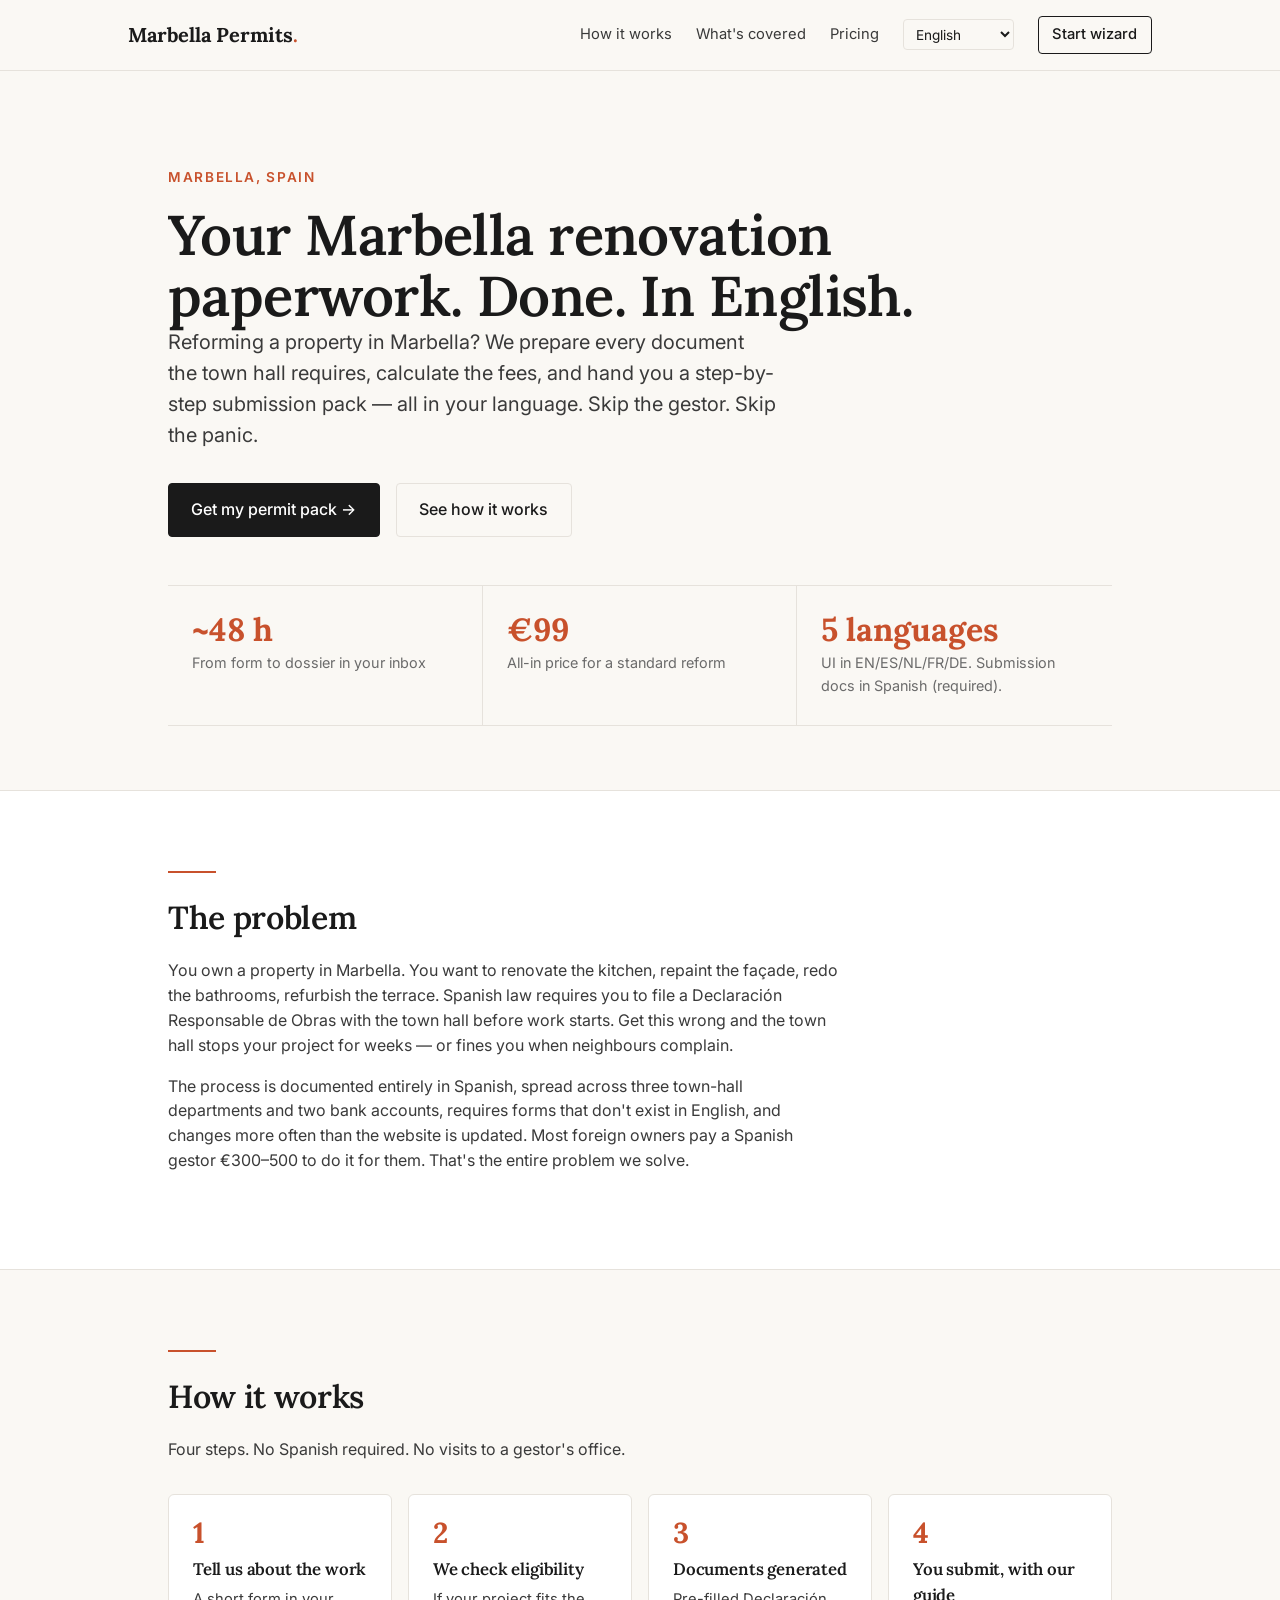
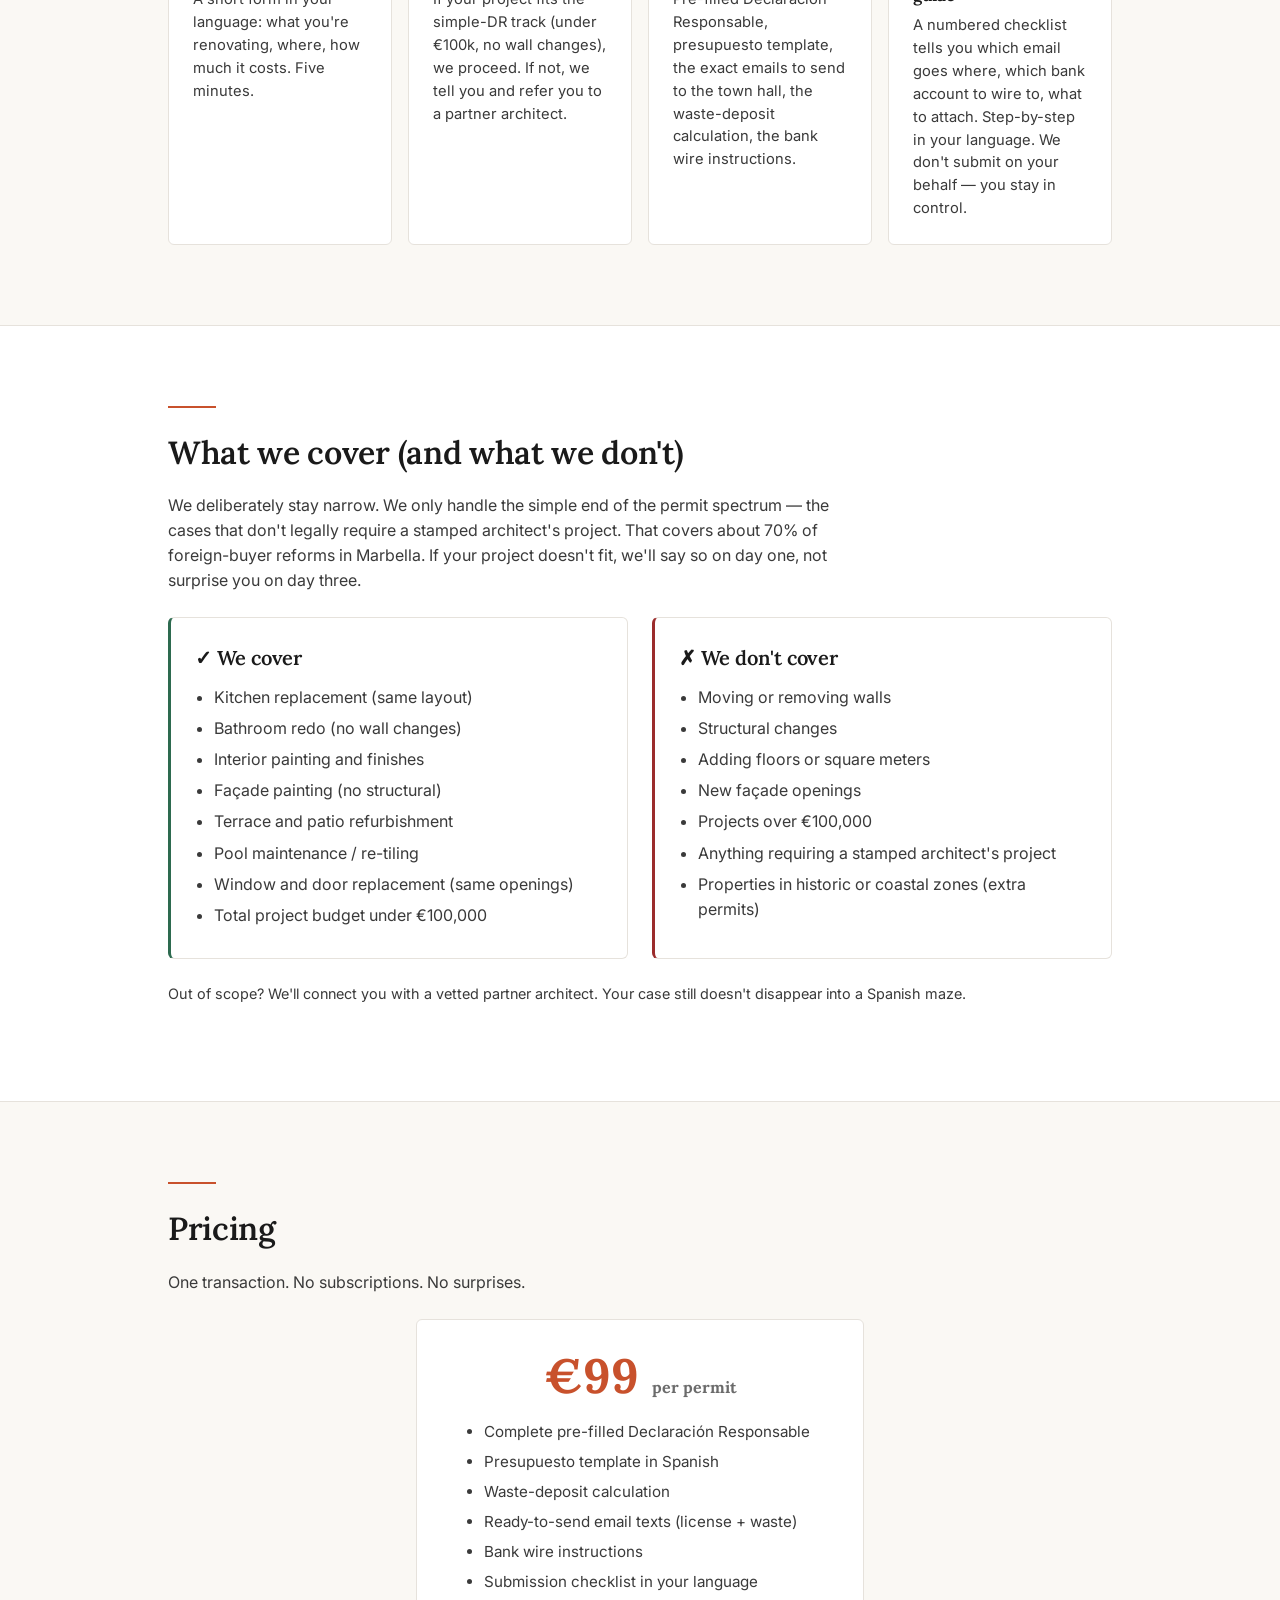
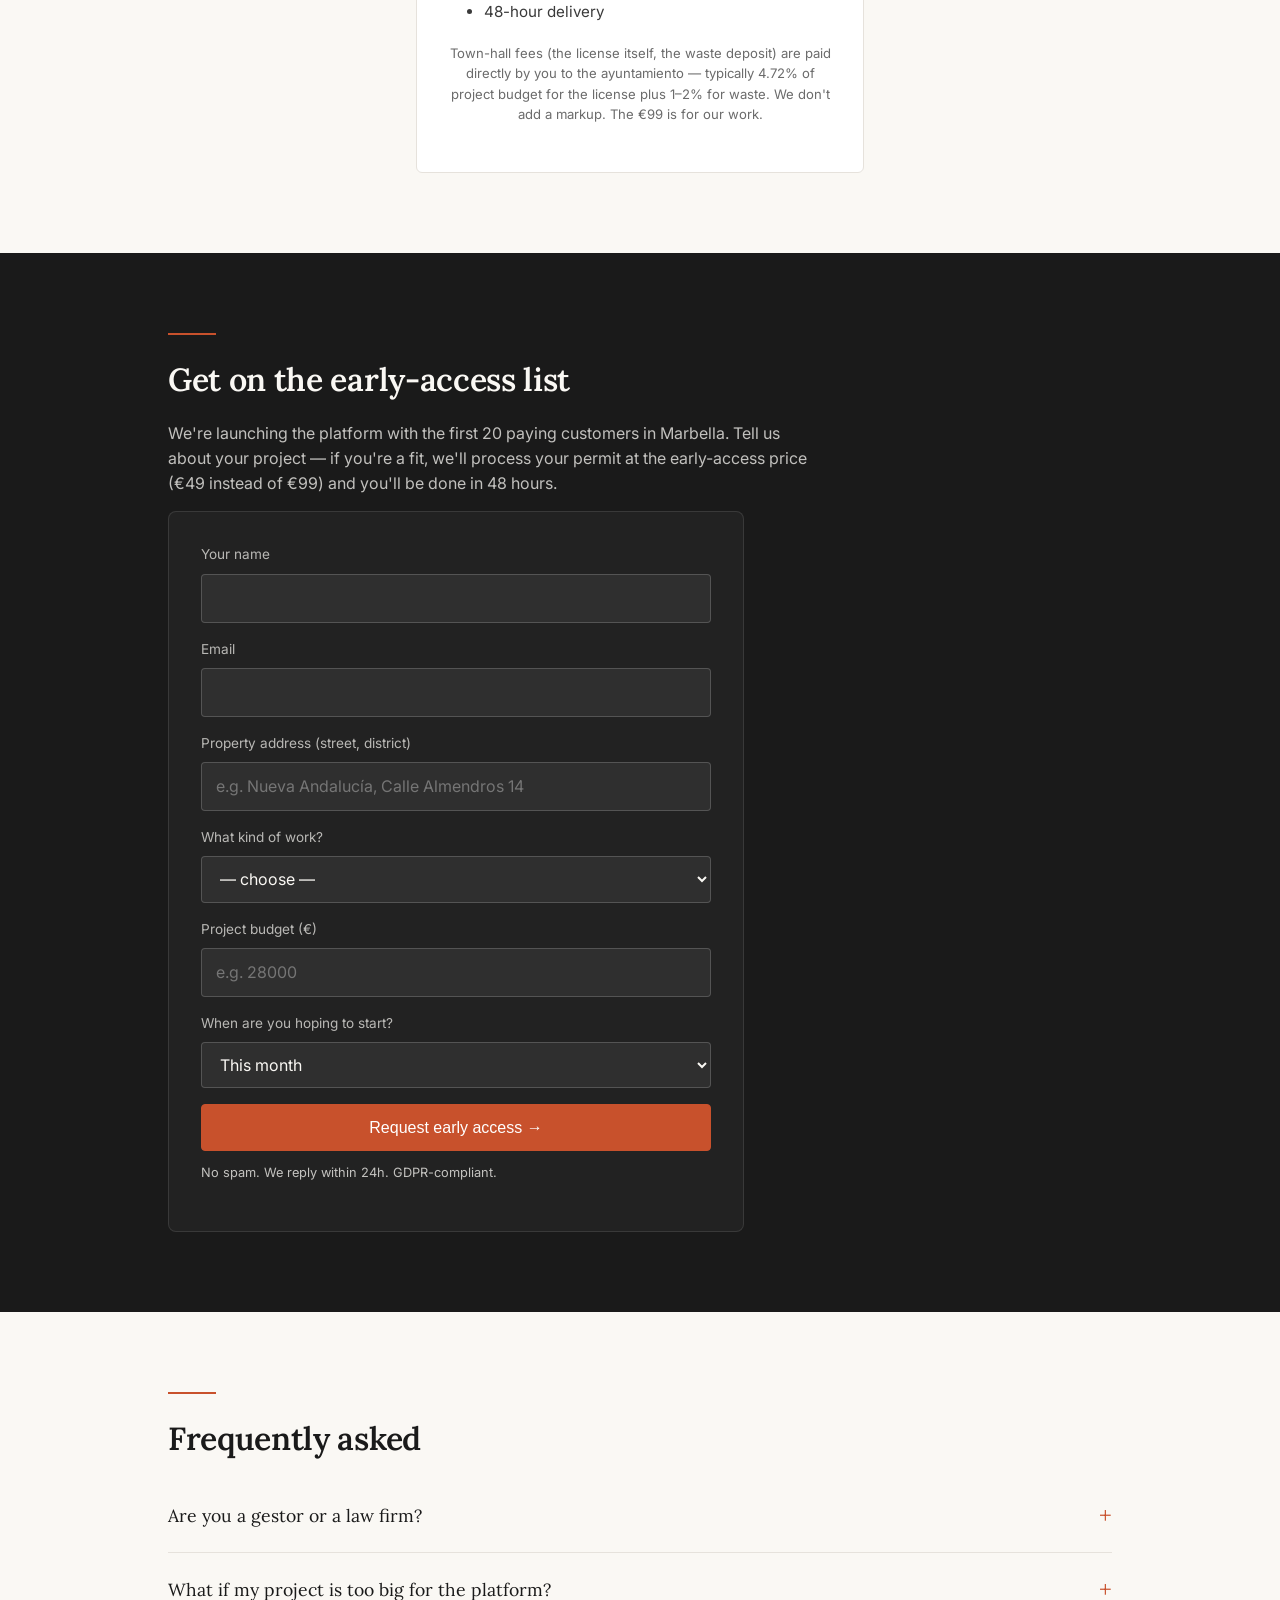
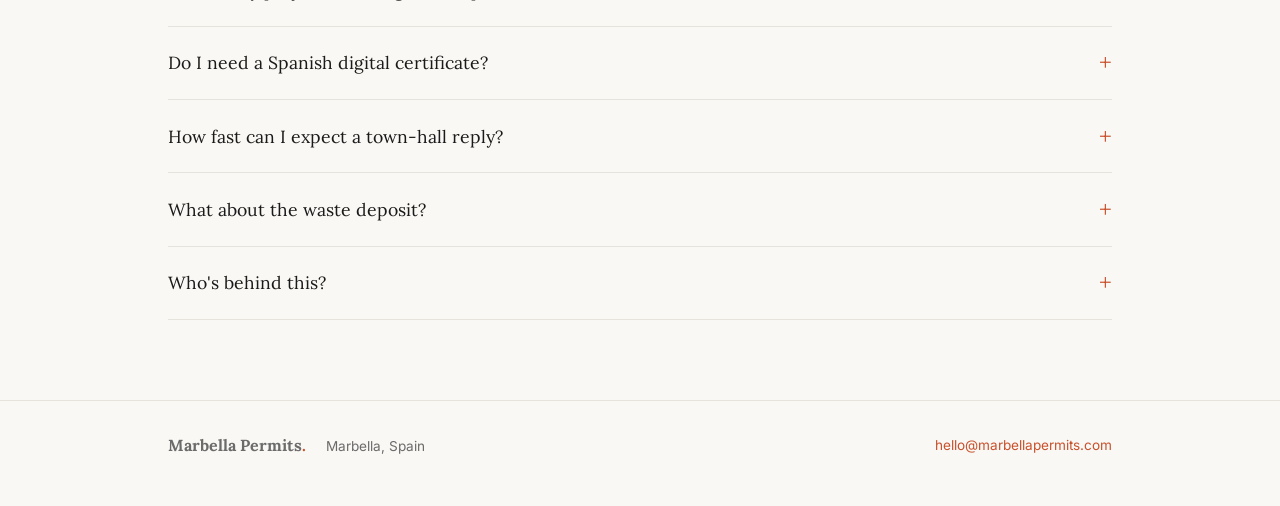
<file: index.html>
<!doctype html>
<html lang="en">
<head>
<meta charset="utf-8" />
<meta name="viewport" content="width=device-width, initial-scale=1" />
<title>Marbella Permits — Renovation paperwork, done. In English.</title>
<meta name="description" content="Renovating a property in Marbella? We prepare your Spanish permit paperwork end-to-end, in English, in 48 hours. From €99." />
<link rel="icon" type="image/svg+xml" href="brand/favicon.svg" />
<link href="https://fonts.googleapis.com/css2?family=Inter:wght@400;500;600&family=Lora:wght@500;600;700&display=swap" rel="stylesheet" />
<script src="app/i18n.js"></script>
<style>
  :root {
    --mp-terracotta: #C8512C;
    --mp-terracotta-2: #A23F1F;
    --mp-terracotta-3: #F3DCD0;
    --mp-ink: #1A1A1A;
    --mp-ink-2: #3A3A3A;
    --mp-mute: #6B6B6B;
    --mp-rule: #E6E2DC;
    --mp-paper: #FAF8F4;
    --mp-paper-2: #FFFFFF;
    --mp-green: #2D6A4F;
    --mp-serif: "Lora", Georgia, serif;
    --mp-sans: "Inter", -apple-system, BlinkMacSystemFont, "Segoe UI", Roboto, sans-serif;
    --mp-max: 64rem;
    --mp-pad: clamp(1rem, 4vw, 2.5rem);
    --mp-ease: cubic-bezier(.2,.7,.2,1);
  }
  * { box-sizing: border-box; }
  html, body { margin: 0; padding: 0; }
  body { font-family: var(--mp-sans); color: var(--mp-ink); background: var(--mp-paper); font-size: 16px; line-height: 1.55; -webkit-font-smoothing: antialiased; }
  a { color: var(--mp-terracotta); text-decoration: none; border-bottom: 1px solid transparent; transition: border-color .15s var(--mp-ease); }
  a:hover { border-color: var(--mp-terracotta); }
  h1, h2, h3, h4 { font-family: var(--mp-serif); font-weight: 600; letter-spacing: -0.01em; color: var(--mp-ink); margin: 0; }
  h1 { font-size: clamp(2.25rem, 5vw, 3.5rem); line-height: 1.1; }
  h2 { font-size: 2rem; margin-bottom: 1rem; }
  h3 { font-size: 1.25rem; margin-bottom: 0.5rem; }
  p { margin: 0 0 1rem; color: var(--mp-ink-2); }
  .container { max-width: var(--mp-max); margin: 0 auto; padding: 0 var(--mp-pad); }
  hr.rule { border: 0; border-top: 2px solid var(--mp-terracotta); width: 48px; margin: 0 0 1.25rem; }

  /* Header */
  header.site { position: sticky; top: 0; z-index: 10; background: rgba(250,248,244,0.95); backdrop-filter: blur(10px); border-bottom: 1px solid var(--mp-rule); }
  header.site .bar { display: flex; align-items: center; justify-content: space-between; padding: 1rem 0; }
  .wordmark { font-family: var(--mp-serif); font-weight: 700; font-size: 1.25rem; }
  .wordmark .dot { color: var(--mp-terracotta); }
  .nav { display: flex; gap: 1.5rem; align-items: center; }
  .nav a { color: var(--mp-ink-2); font-size: 0.92rem; border: 0; }
  .nav a:hover { color: var(--mp-terracotta); }
  @media (max-width: 700px) { .nav a:not(.signin) { display: none; } }

  .btn { display: inline-flex; align-items: center; gap: 0.45rem; padding: 0.85rem 1.4rem; border-radius: 4px; font-weight: 500; font-size: 1rem; cursor: pointer; border: 1px solid transparent; transition: all .12s var(--mp-ease); text-decoration: none; }
  .btn-primary { background: var(--mp-ink); color: var(--mp-paper-2); border-color: var(--mp-ink); }
  .btn-primary:hover { background: var(--mp-terracotta); border-color: var(--mp-terracotta); border-bottom: 1px solid var(--mp-terracotta); }
  .btn-ghost { background: transparent; color: var(--mp-ink); border-color: var(--mp-rule); }
  .btn-ghost:hover { border-color: var(--mp-ink); }

  /* Hero */
  section.hero { padding: clamp(3rem, 8vw, 6rem) 0 clamp(2.5rem, 6vw, 4rem); }
  .eyebrow { font-size: 0.85rem; text-transform: uppercase; letter-spacing: 0.12em; color: var(--mp-terracotta); font-weight: 600; margin-bottom: 1rem; }
  .lede { font-size: 1.25rem; color: var(--mp-ink-2); max-width: 38rem; }
  .cta-row { margin-top: 2rem; display: flex; gap: 1rem; flex-wrap: wrap; }

  /* Stats */
  .stat-strip { display: grid; grid-template-columns: repeat(3, 1fr); gap: 0; border-top: 1px solid var(--mp-rule); border-bottom: 1px solid var(--mp-rule); margin: 3rem 0 0; }
  .stat-strip > div { padding: 1.75rem 1.5rem; border-right: 1px solid var(--mp-rule); }
  .stat-strip > div:last-child { border-right: 0; }
  .stat-num { font-family: var(--mp-serif); font-size: 2rem; color: var(--mp-terracotta); font-weight: 700; line-height: 1; }
  .stat-lbl { font-size: 0.9rem; color: var(--mp-mute); margin-top: 0.4rem; }
  @media (max-width: 700px) { .stat-strip { grid-template-columns: 1fr; } .stat-strip > div { border-right: 0; border-bottom: 1px solid var(--mp-rule); } .stat-strip > div:last-child { border-bottom: 0; } }

  /* Generic section */
  section.block { padding: clamp(3rem, 7vw, 5rem) 0; }
  section.alt { background: var(--mp-paper-2); border-top: 1px solid var(--mp-rule); border-bottom: 1px solid var(--mp-rule); }

  /* How it works */
  .steps { display: grid; grid-template-columns: repeat(4, 1fr); gap: 1rem; margin-top: 2rem; }
  @media (max-width: 800px) { .steps { grid-template-columns: 1fr 1fr; } }
  @media (max-width: 500px) { .steps { grid-template-columns: 1fr; } }
  .step { background: var(--mp-paper-2); border: 1px solid var(--mp-rule); border-radius: 6px; padding: 1.5rem; }
  .step .num { font-family: var(--mp-serif); font-size: 1.8rem; color: var(--mp-terracotta); font-weight: 700; line-height: 1; margin-bottom: 0.5rem; }
  .step h3 { font-size: 1.05rem; margin-bottom: 0.4rem; }
  .step p { font-size: 0.92rem; margin: 0; }

  /* What we cover / don't cover */
  .compare { display: grid; grid-template-columns: 1fr 1fr; gap: 1.5rem; margin-top: 1.5rem; }
  @media (max-width: 700px) { .compare { grid-template-columns: 1fr; } }
  .compare > div { background: var(--mp-paper-2); border: 1px solid var(--mp-rule); border-radius: 6px; padding: 1.5rem; }
  .compare h3 { margin-bottom: 0.75rem; }
  .compare ul { padding-left: 1.2rem; margin: 0; }
  .compare li { margin-bottom: 0.4rem; color: var(--mp-ink-2); }
  .compare .yes { border-left: 3px solid var(--mp-green); }
  .compare .no  { border-left: 3px solid #9B2C2C; }

  /* Pricing */
  .price-card { max-width: 28rem; margin: 1.5rem auto 0; background: var(--mp-paper-2); border: 1px solid var(--mp-rule); border-radius: 6px; padding: 2rem; text-align: center; }
  .price-card .amount { font-family: var(--mp-serif); font-size: 3rem; color: var(--mp-terracotta); font-weight: 700; line-height: 1; }
  .price-card .amount small { font-size: 1rem; color: var(--mp-mute); }
  .price-card .note { font-size: 0.82rem; color: var(--mp-mute); margin-top: 1rem; }
  .price-card ul { text-align: left; max-width: 22rem; margin: 1.25rem auto; padding-left: 1.25rem; }
  .price-card li { margin-bottom: 0.4rem; color: var(--mp-ink-2); font-size: 0.95rem; }

  /* Waitlist form */
  section.waitlist { background: var(--mp-ink); color: var(--mp-paper); padding: clamp(3rem, 7vw, 5rem) 0; }
  section.waitlist h2 { color: var(--mp-paper); }
  section.waitlist p { color: rgba(250,248,244,0.75); }
  .form-card { background: rgba(255,255,255,.04); border: 1px solid rgba(255,255,255,.10); border-radius: 8px; padding: 2rem; max-width: 36rem; }
  .form-row { display: grid; gap: 0.5rem; margin-bottom: 1rem; }
  .form-row label { font-size: 0.85rem; color: rgba(250,248,244,0.7); }
  .form-row input, .form-row select, .form-row textarea {
    background: rgba(255,255,255,0.06); color: var(--mp-paper);
    border: 1px solid rgba(255,255,255,0.18); border-radius: 4px;
    padding: 0.7rem 0.85rem; font: inherit; font-size: 1rem;
  }
  .form-row input:focus, .form-row select:focus, .form-row textarea:focus { outline: 2px solid var(--mp-terracotta); outline-offset: 1px; }
  .form-card .btn-primary { background: var(--mp-terracotta); border-color: var(--mp-terracotta); width: 100%; justify-content: center; }
  .form-card .btn-primary:hover { background: var(--mp-terracotta-2); border-color: var(--mp-terracotta-2); }
  .form-note { font-size: 0.8rem; color: rgba(250,248,244,0.55); margin-top: 0.75rem; }
  .form-success { display: none; padding: 1rem; background: rgba(45,106,79,0.2); border: 1px solid var(--mp-green); border-radius: 4px; color: var(--mp-paper); }

  /* FAQ */
  details.faq { border-bottom: 1px solid var(--mp-rule); padding: 1.1rem 0; }
  details.faq summary { cursor: pointer; font-family: var(--mp-serif); font-size: 1.1rem; list-style: none; display: flex; justify-content: space-between; align-items: center; color: var(--mp-ink); }
  details.faq summary::-webkit-details-marker { display: none; }
  details.faq summary::after { content: "+"; color: var(--mp-terracotta); font-size: 1.5rem; }
  details.faq[open] summary::after { content: "−"; }
  details.faq p { margin-top: 0.75rem; }

  /* Footer */
  footer { padding: 2rem 0 3rem; border-top: 1px solid var(--mp-rule); color: var(--mp-mute); font-size: 0.85rem; }
  footer .bar { display: flex; justify-content: space-between; align-items: center; flex-wrap: wrap; gap: 1rem; }
</style>
</head>
<body>

<header class="site">
  <div class="container bar">
    <div class="wordmark">Marbella Permits<span class="dot">.</span></div>
    <nav class="nav">
      <a href="#how-it-works"  data-i18n="land.nav.how">How it works</a>
      <a href="#whats-covered" data-i18n="land.nav.covered">What's covered</a>
      <a href="#pricing"       data-i18n="land.nav.pricing">Pricing</a>
      <select id="mp-lang-switch" aria-label="Language" style="background: transparent; border: 1px solid var(--mp-rule); border-radius: 4px; padding: 0.35rem 0.5rem; font: inherit; font-size: 0.85rem; color: var(--mp-ink); cursor: pointer;"></select>
      <a href="app/index.html" class="signin" style="padding: 0.4rem 0.85rem; border: 1px solid var(--mp-ink); border-radius: 4px; color: var(--mp-ink); font-weight: 500;" data-i18n="nav.start_wizard">Start wizard →</a>
    </nav>
  </div>
</header>

<section class="hero">
  <div class="container">
    <div class="eyebrow"   data-i18n="land.hero.eyebrow">Marbella, Spain</div>
    <h1                    data-i18n="land.hero.title">Your Marbella renovation paperwork. Done. In English.</h1>
    <p class="lede"        data-i18n="land.hero.lede">Reforming a property in Marbella? We prepare every document the town hall requires, calculate the fees, and hand you a step-by-step submission pack — all in English.</p>
    <div class="cta-row">
      <a href="#waitlist"       class="btn btn-primary" data-i18n="land.hero.cta_primary">Get my permit pack →</a>
      <a href="#how-it-works"   class="btn btn-ghost"   data-i18n="land.hero.cta_secondary">See how it works</a>
    </div>

    <div class="stat-strip">
      <div>
        <div class="stat-num" data-i18n="land.stats.time">~48 h</div>
        <div class="stat-lbl" data-i18n="land.stats.time_label">From form to dossier in your inbox</div>
      </div>
      <div>
        <div class="stat-num" data-i18n="land.stats.price">€99</div>
        <div class="stat-lbl" data-i18n="land.stats.price_label">All-in price for a standard reform</div>
      </div>
      <div>
        <div class="stat-num" data-i18n="land.stats.lang">5 languages</div>
        <div class="stat-lbl" data-i18n="land.stats.lang_label">UI in EN/ES/NL/FR/DE. Submission docs in Spanish (required).</div>
      </div>
    </div>
  </div>
</section>

<section class="block alt">
  <div class="container">
    <hr class="rule" />
    <h2 data-i18n="land.problem.title">The problem</h2>
    <p style="max-width: 42rem;" data-i18n="land.problem.body1">You own a property in Marbella…</p>
    <p style="max-width: 42rem;" data-i18n="land.problem.body2">The process is documented entirely in Spanish…</p>
  </div>
</section>

<section class="block" id="how-it-works">
  <div class="container">
    <hr class="rule" />
    <h2 data-i18n="land.how.title">How it works</h2>
    <p style="max-width: 42rem;" data-i18n="land.how.intro">Four steps.</p>
    <div class="steps">
      <div class="step"><div class="num">1</div>
        <h3 data-i18n="land.how.s1.title">Tell us about the work</h3>
        <p data-i18n="land.how.s1.body">A short form…</p>
      </div>
      <div class="step"><div class="num">2</div>
        <h3 data-i18n="land.how.s2.title">We check eligibility</h3>
        <p data-i18n="land.how.s2.body">If your project fits…</p>
      </div>
      <div class="step"><div class="num">3</div>
        <h3 data-i18n="land.how.s3.title">Documents generated</h3>
        <p data-i18n="land.how.s3.body">Pre-filled DR…</p>
      </div>
      <div class="step"><div class="num">4</div>
        <h3 data-i18n="land.how.s4.title">You submit, with our guide</h3>
        <p data-i18n="land.how.s4.body">A numbered checklist…</p>
      </div>
    </div>
  </div>
</section>

<section class="block alt" id="whats-covered">
  <div class="container">
    <hr class="rule" />
    <h2 data-i18n="land.cov.title">What we cover (and what we don't)</h2>
    <p style="max-width: 42rem;" data-i18n="land.cov.intro">We deliberately stay narrow…</p>
    <div class="compare">
      <div class="yes">
        <h3 data-i18n="land.cov.yes_title">✓ We cover</h3>
        <ul>
          <li data-i18n="land.cov.yes1">Kitchen replacement (same layout)</li>
          <li data-i18n="land.cov.yes2">Bathroom redo (no wall changes)</li>
          <li data-i18n="land.cov.yes3">Interior painting and finishes</li>
          <li data-i18n="land.cov.yes4">Façade painting (no structural)</li>
          <li data-i18n="land.cov.yes5">Terrace and patio refurbishment</li>
          <li data-i18n="land.cov.yes6">Pool maintenance / re-tiling</li>
          <li data-i18n="land.cov.yes7">Window and door replacement (same openings)</li>
          <li data-i18n="land.cov.yes8">Total project budget under €100,000</li>
        </ul>
      </div>
      <div class="no">
        <h3 data-i18n="land.cov.no_title">✗ We don't cover</h3>
        <ul>
          <li data-i18n="land.cov.no1">Moving or removing walls</li>
          <li data-i18n="land.cov.no2">Structural changes</li>
          <li data-i18n="land.cov.no3">Adding floors or square meters</li>
          <li data-i18n="land.cov.no4">New façade openings</li>
          <li data-i18n="land.cov.no5">Projects over €100,000</li>
          <li data-i18n="land.cov.no6">Anything requiring a stamped architect's project</li>
          <li data-i18n="land.cov.no7">Properties in historic or coastal zones (extra permits)</li>
        </ul>
      </div>
    </div>
    <p style="margin-top: 1.5rem; font-size: 0.9rem;" data-i18n="land.cov.out">Out of scope? We'll connect you with a vetted partner architect.</p>
  </div>
</section>

<section class="block" id="pricing">
  <div class="container">
    <hr class="rule" />
    <h2 data-i18n="land.pricing.title">Pricing</h2>
    <p style="max-width: 42rem;" data-i18n="land.pricing.intro">One transaction. No subscriptions.</p>
    <div class="price-card">
      <div class="amount"><span data-i18n="land.pricing.amount">€99</span> <small data-i18n="land.pricing.per">per permit</small></div>
      <ul>
        <li data-i18n="land.pricing.f1">Complete pre-filled Declaración Responsable</li>
        <li data-i18n="land.pricing.f2">Presupuesto template in Spanish</li>
        <li data-i18n="land.pricing.f3">Waste-deposit calculation</li>
        <li data-i18n="land.pricing.f4">Ready-to-send email texts (license + waste)</li>
        <li data-i18n="land.pricing.f5">Bank wire instructions</li>
        <li data-i18n="land.pricing.f6">Submission checklist in your language</li>
        <li data-i18n="land.pricing.f7">48-hour delivery</li>
      </ul>
      <p class="note" data-i18n="land.pricing.note">Town-hall fees…</p>
    </div>
  </div>
</section>

<section class="waitlist" id="waitlist">
  <div class="container">
    <hr class="rule" style="border-top-color: var(--mp-terracotta);" />
    <h2 data-i18n="land.wait.title">Get on the early-access list</h2>
    <p style="max-width: 40rem;" data-i18n="land.wait.body">We're launching the platform with the first 20 paying customers…</p>
    <form class="form-card" id="waitlist-form" action="https://formspree.io/f/REPLACE_ME" method="POST">
      <div class="form-row">
        <label for="name" data-i18n="land.wait.f.name">Your name</label>
        <input id="name" name="name" type="text" required autocomplete="name" />
      </div>
      <div class="form-row">
        <label for="email" data-i18n="land.wait.f.email">Email</label>
        <input id="email" name="email" type="email" required autocomplete="email" />
      </div>
      <div class="form-row">
        <label for="property" data-i18n="land.wait.f.property">Property address (street, district)</label>
        <input id="property" name="property" type="text" required placeholder="e.g. Nueva Andalucía, Calle Almendros 14" />
      </div>
      <div class="form-row">
        <label for="work" data-i18n="land.wait.f.work">What kind of work?</label>
        <select id="work" name="work" required>
          <option value="" data-i18n="land.wait.f.work.choose">— choose —</option>
          <option data-i18n="land.wait.f.work.kitchen">Kitchen replacement</option>
          <option data-i18n="land.wait.f.work.bath">Bathroom redo</option>
          <option data-i18n="land.wait.f.work.paint">Painting / finishes</option>
          <option data-i18n="land.wait.f.work.facade">Façade painting</option>
          <option data-i18n="land.wait.f.work.terrace">Terrace / patio refurbishment</option>
          <option data-i18n="land.wait.f.work.pool">Pool work</option>
          <option data-i18n="land.wait.f.work.win">Window / door replacement</option>
          <option data-i18n="land.wait.f.work.multi">Multiple of the above</option>
          <option data-i18n="land.wait.f.work.other">Something else (we'll figure it out)</option>
        </select>
      </div>
      <div class="form-row">
        <label for="budget" data-i18n="land.wait.f.budget">Project budget (€)</label>
        <input id="budget" name="budget" type="number" min="0" placeholder="e.g. 28000" />
      </div>
      <div class="form-row">
        <label for="timing" data-i18n="land.wait.f.timing">When are you hoping to start?</label>
        <select id="timing" name="timing">
          <option data-i18n="land.wait.f.t.now">This month</option>
          <option data-i18n="land.wait.f.t.soon">Next 1–2 months</option>
          <option data-i18n="land.wait.f.t.later">Next 3–6 months</option>
          <option data-i18n="land.wait.f.t.exp">Just exploring</option>
        </select>
      </div>
      <button type="submit" class="btn btn-primary" data-i18n="land.wait.cta">Request early access →</button>
      <p class="form-note" data-i18n="land.wait.note">No spam. We reply within 24h. GDPR-compliant.</p>
    </form>
    <div class="form-success" id="form-success" data-i18n="land.wait.success">Got it. We'll write within 24 hours.</div>
  </div>
</section>

<section class="block">
  <div class="container">
    <hr class="rule" />
    <h2 data-i18n="land.faq.title">Frequently asked</h2>
    <details class="faq">
      <summary data-i18n="land.faq.q1">Are you a gestor or a law firm?</summary>
      <p data-i18n="land.faq.a1">Neither.</p>
    </details>
    <details class="faq">
      <summary data-i18n="land.faq.q2">What if my project is too big for the platform?</summary>
      <p data-i18n="land.faq.a2">If your work involves moving walls…</p>
    </details>
    <details class="faq">
      <summary data-i18n="land.faq.q3">Do I need a Spanish digital certificate?</summary>
      <p data-i18n="land.faq.a3">Submitting to the town hall's electronic office…</p>
    </details>
    <details class="faq">
      <summary data-i18n="land.faq.q4">How fast can I expect a town-hall reply?</summary>
      <p data-i18n="land.faq.a4">The DR is by name a "declaration"…</p>
    </details>
    <details class="faq">
      <summary data-i18n="land.faq.q5">What about the waste deposit?</summary>
      <p data-i18n="land.faq.a5">Spanish municipalities require a refundable deposit…</p>
    </details>
    <details class="faq">
      <summary data-i18n="land.faq.q6">Who's behind this?</summary>
      <p data-i18n="land.faq.a6">A small team based in Marbella.</p>
    </details>
  </div>
</section>

<footer>
  <div class="container bar">
    <div>
      <span class="wordmark" style="font-size: 1rem;">Marbella Permits<span class="dot">.</span></span>
      <span style="margin-left: 1rem;" data-i18n="land.foot.location">Marbella, Spain</span>
    </div>
    <div><a href="mailto:hello@marbellapermits.com">hello@marbellapermits.com</a></div>
  </div>
</footer>

<script>
  // Wire the language switcher. Run AFTER tInit has detected the browser
  // language, otherwise the dropdown value is "en" while the text is the
  // browser's locale — and selecting "English" then becomes a no-op because
  // the dropdown was already on "en".
  function mountLangSwitcher() {
    const host = document.getElementById('mp-lang-switch');
    if (!host || host.options.length) return;
    SUPPORTED_LANGS.forEach(c => {
      const opt = document.createElement('option');
      opt.value = c; opt.textContent = LANG_LABELS[c];
      host.appendChild(opt);
    });
    host.value = tGet();
    host.addEventListener('change', e => tSet(e.target.value));
  }
  if (document.readyState === 'loading') {
    document.addEventListener('DOMContentLoaded', mountLangSwitcher);
  } else {
    mountLangSwitcher();
  }

  const form = document.getElementById('waitlist-form');
  const success = document.getElementById('form-success');
  form.addEventListener('submit', async (e) => {
    if (form.action.includes('REPLACE_ME')) {
      e.preventDefault();
      const data = new FormData(form);
      const body = [...data.entries()].map(([k,v]) => `${k}: ${v}`).join('\n');
      window.location.href = `mailto:hello@marbellapermits.com?subject=Early access&body=${encodeURIComponent(body)}`;
      return;
    }
    e.preventDefault();
    try {
      const res = await fetch(form.action, { method: 'POST', body: new FormData(form), headers: { 'Accept': 'application/json' } });
      if (res.ok) { form.style.display = 'none'; success.style.display = 'block'; }
      else alert('Error. Try again or email hello@marbellapermits.com');
    } catch (err) {
      alert('Network error. Try again or email hello@marbellapermits.com');
    }
  });
</script>
</body>
</html>
</file>
